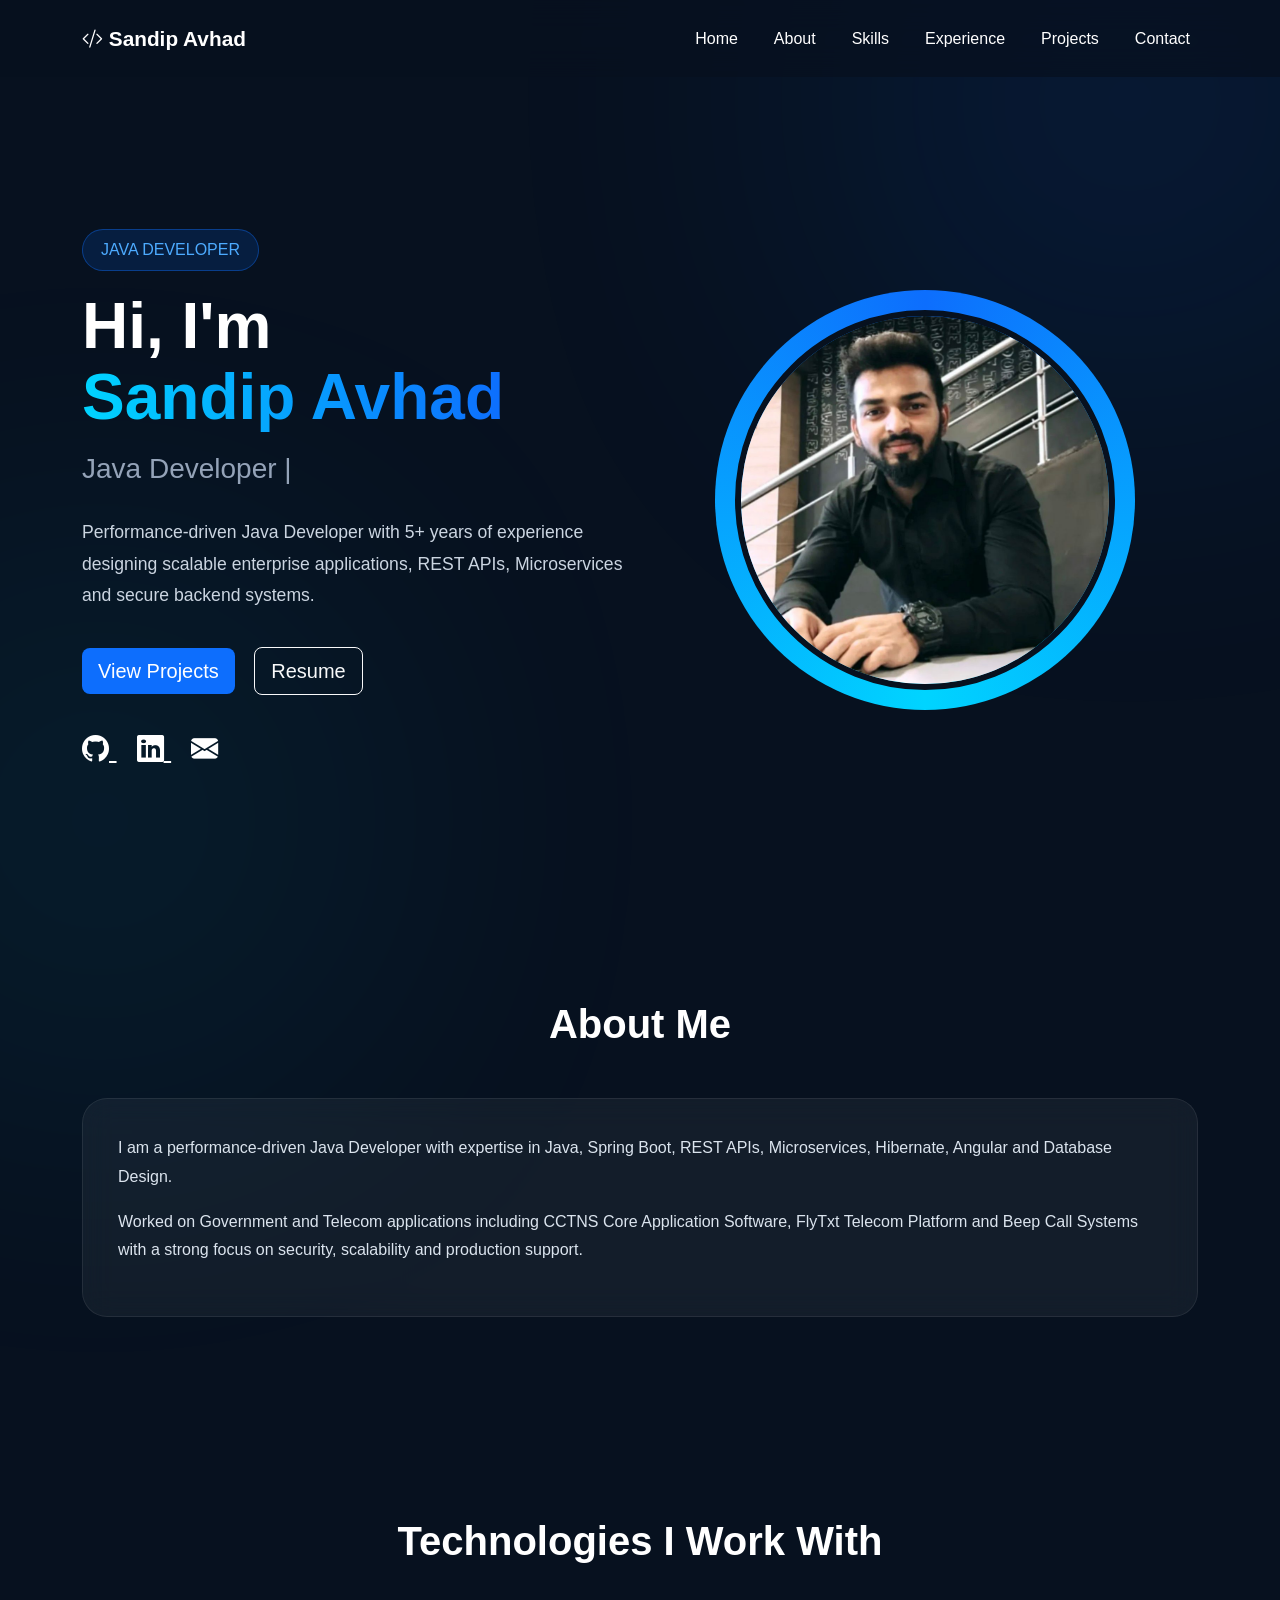
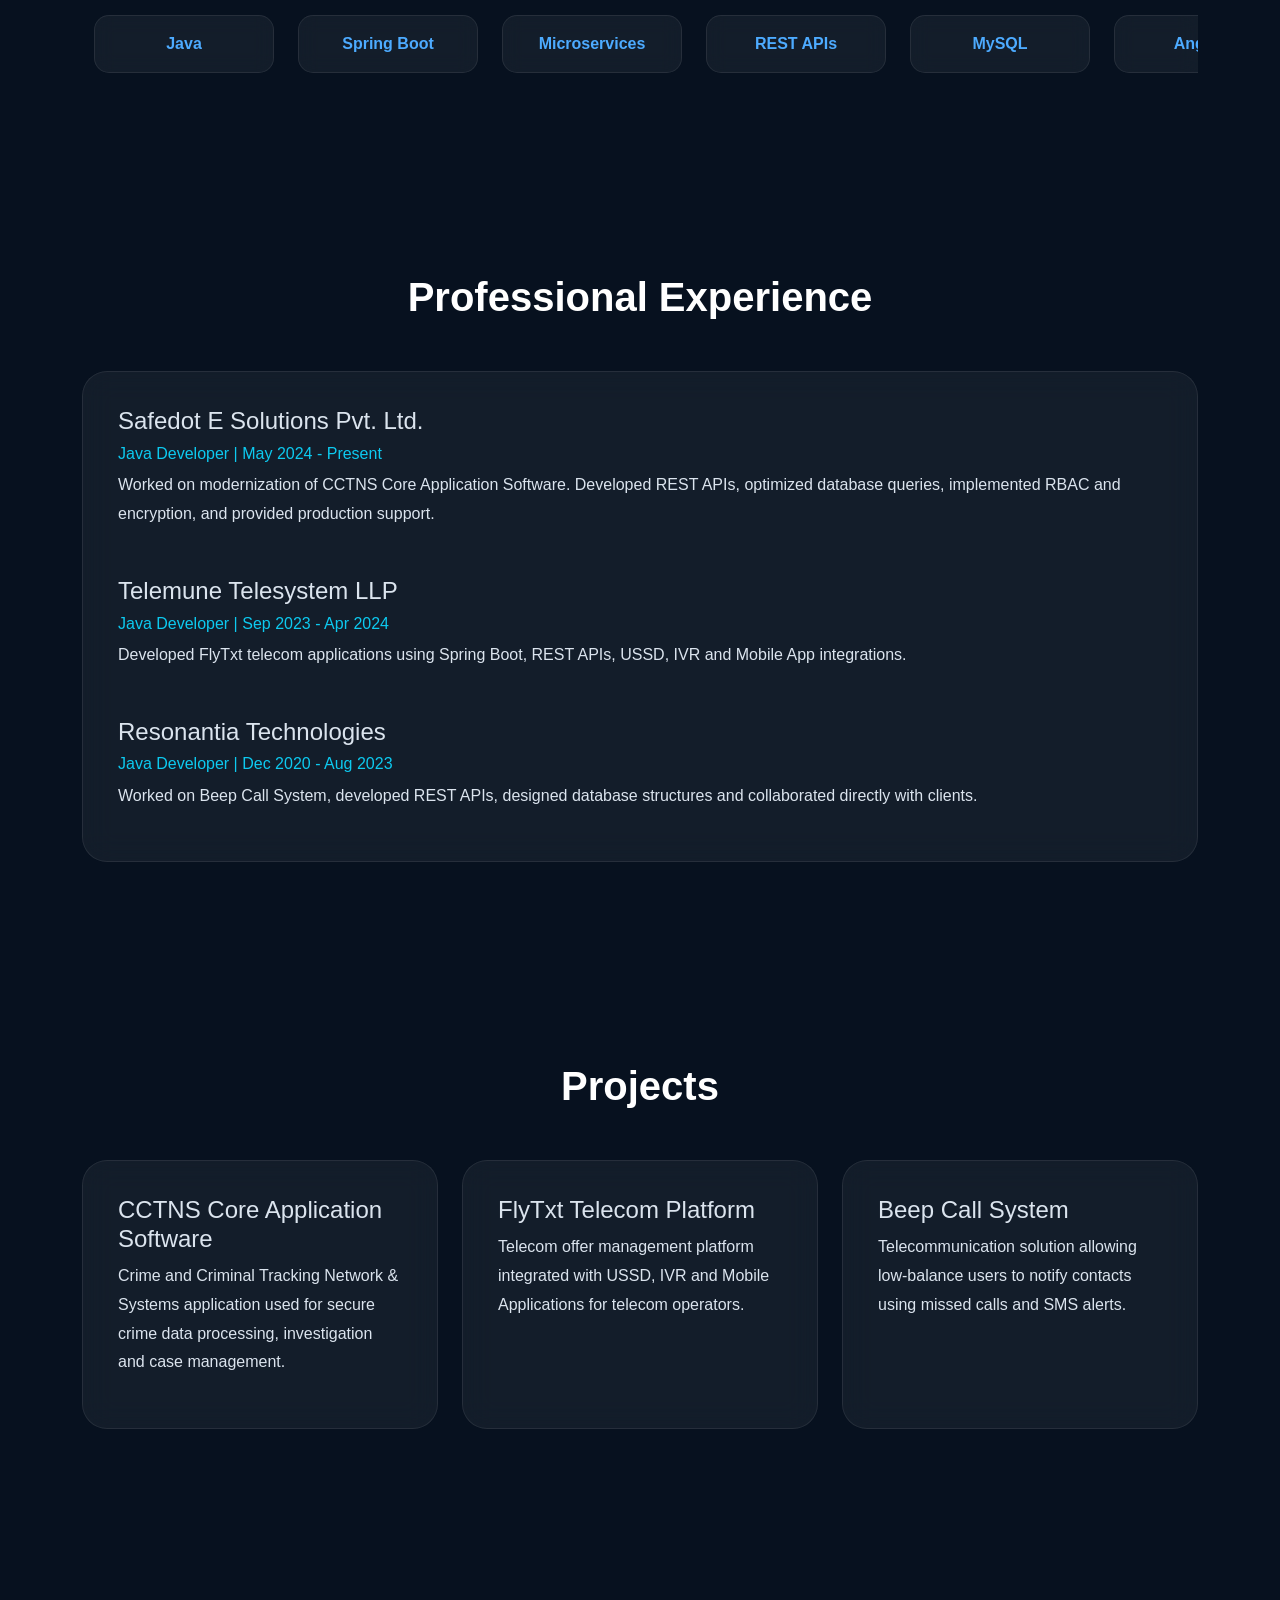
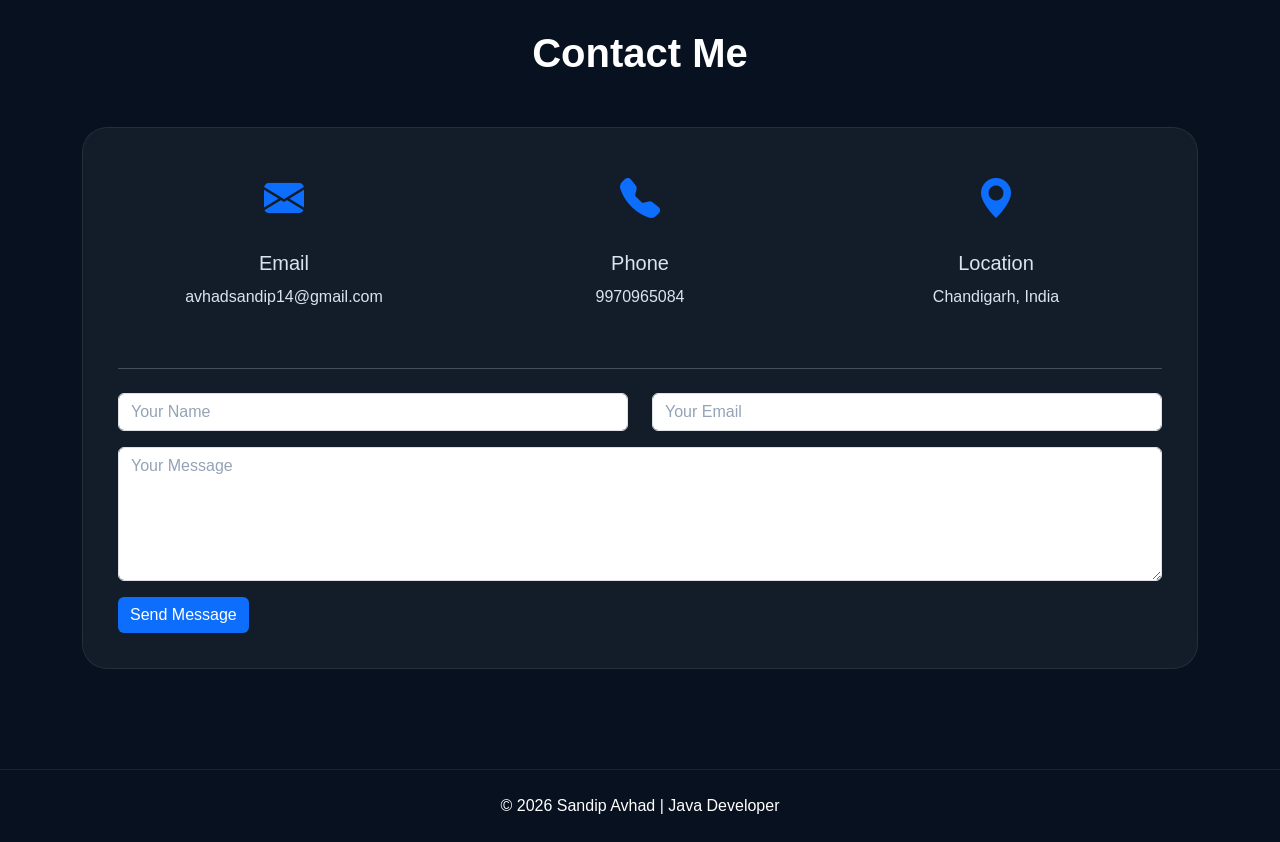
<file: index.html>
<!DOCTYPE html>

<html lang="en">
<head>
    <meta charset="UTF-8">
    <meta name="viewport" content="width=device-width, initial-scale=1.0">
    <title>Sandip Avhad | Java Developer</title>


<link href="https://cdn.jsdelivr.net/npm/bootstrap@5.3.3/dist/css/bootstrap.min.css" rel="stylesheet">
<link rel="stylesheet" href="https://cdn.jsdelivr.net/npm/bootstrap-icons@1.11.3/font/bootstrap-icons.min.css">
<link rel="stylesheet" href="./css/style.css">
<script src="./js/main.js"></script>


</head>

<body>

<!-- NAVBAR -->

<nav class="navbar navbar-expand-lg navbar-dark fixed-top">
    <div class="container">

    <a class="navbar-brand fw-bold" href="#home">
        <i class="bi bi-code-slash"></i> Sandip Avhad
    </a>

    <button class="navbar-toggler" type="button"
        data-bs-toggle="collapse"
        data-bs-target="#menu">

        <span class="navbar-toggler-icon"></span>
    </button>

    <div class="collapse navbar-collapse" id="menu">

        <ul class="navbar-nav ms-auto">

            <li class="nav-item">
                <a href="#home" class="nav-link">Home</a>
            </li>

            <li class="nav-item">
                <a href="#about" class="nav-link">About</a>
            </li>

            <li class="nav-item">
                <a href="#skills" class="nav-link">Skills</a>
            </li>

            <li class="nav-item">
                <a href="#experience" class="nav-link">Experience</a>
            </li>

            <li class="nav-item">
                <a href="#projects" class="nav-link">Projects</a>
            </li>

            <li class="nav-item">
                <a href="#contact" class="nav-link">Contact</a>
            </li>

        </ul>

    </div>

</div>


</nav>

<!-- HERO SECTION -->

<section class="hero" id="home">

<div class="container">

    <div class="row align-items-center">

        <div class="col-lg-6">

            <span class="hero-tag">
                JAVA DEVELOPER
            </span>

            <h1 class="hero-title">
                Hi, I'm <br>
                <span>Sandip Avhad</span>
            </h1>

            <h3 class="hero-subtitle">
                Java Developer
            </h3>

            <p class="hero-description">
                Performance-driven Java Developer with 5+ years of
                experience designing scalable enterprise applications,
                REST APIs, Microservices and secure backend systems.
            </p>

            <div class="hero-buttons">

                <a href="#projects" class="btn btn-primary btn-lg">
                    View Projects
                </a>

                <a href="resume.pdf"
                    target="_blank"
                    class="btn btn-outline-light btn-lg">
                    Resume
                </a>

            </div>

            <div class="social-links">

                <a href="#" target="_blank">
                    <i class="bi bi-github"></i>
                </a>

                <a href="https://shorturl.at/wprQb"
                    target="_blank">
                    <i class="bi bi-linkedin"></i>
                </a>

                <a href="mailto:avhadsandip14@gmail.com">
                    <i class="bi bi-envelope-fill"></i>
                </a>

            </div>

        </div>

        <!-- PROFILE IMAGE -->

        <div class="col-lg-6 text-center">

            <div class="profile-wrapper">

                <div class="glow-ring"></div>

                <img src="profile.jpg"
                    alt="Sandip Avhad"
                    class="profile-image">

            </div>

        </div>

    </div>

</div>


</section>

<!-- ABOUT SECTION -->

<section id="about" class="section">

<div class="container">

    <h2 class="section-title">
        About Me
    </h2>

    <div class="glass-card">

        <p>
            I am a performance-driven Java Developer with expertise
            in Java, Spring Boot, REST APIs, Microservices,
            Hibernate, Angular and Database Design.
        </p>

        <p>
            Worked on Government and Telecom applications including
            CCTNS Core Application Software, FlyTxt Telecom Platform
            and Beep Call Systems with a strong focus on security,
            scalability and production support.
        </p>

    </div>

</div>


</section>

<!-- SKILLS SECTION -->

<section class="tech-slider section">

    <div class="container">

        <h2 class="section-title">
            Technologies I Work With
        </h2>

        <div class="slider">

            <div class="slide-track">

                <div class="tech-card">Java</div>
                <div class="tech-card">Spring Boot</div>
                <div class="tech-card">Microservices</div>
                <div class="tech-card">REST APIs</div>
                <div class="tech-card">MySQL</div>
                <div class="tech-card">Angular</div>
                <div class="tech-card">Git</div>
                <div class="tech-card">Docker</div>

                <!-- Duplicate Cards -->

                <div class="tech-card">Java</div>
                <div class="tech-card">Spring Boot</div>
                <div class="tech-card">Microservices</div>
                <div class="tech-card">REST APIs</div>
                <div class="tech-card">MySQL</div>
                <div class="tech-card">Angular</div>
                <div class="tech-card">Git</div>
                <div class="tech-card">Docker</div>

            </div>

        </div>

    </div>

</section>
<!-- EXPERIENCE SECTION -->

<section id="experience" class="section">


<div class="container">

    <h2 class="section-title">
        Professional Experience
    </h2>

    <div class="glass-card">

        <div class="timeline-item mb-5">

            <h4>Safedot E Solutions Pvt. Ltd.</h4>

            <h6 class="text-info">
                Java Developer | May 2024 - Present
            </h6>

            <p>
                Worked on modernization of CCTNS Core Application
                Software. Developed REST APIs, optimized database
                queries, implemented RBAC and encryption, and
                provided production support.
            </p>

        </div>

        <div class="timeline-item mb-5">

            <h4>Telemune Telesystem LLP</h4>

            <h6 class="text-info">
                Java Developer | Sep 2023 - Apr 2024
            </h6>

            <p>
                Developed FlyTxt telecom applications using Spring
                Boot, REST APIs, USSD, IVR and Mobile App
                integrations.
            </p>

        </div>

        <div class="timeline-item">

            <h4>Resonantia Technologies</h4>

            <h6 class="text-info">
                Java Developer | Dec 2020 - Aug 2023
            </h6>

            <p>
                Worked on Beep Call System, developed REST APIs,
                designed database structures and collaborated
                directly with clients.
            </p>

        </div>

    </div>

</div>


</section>

<!-- PROJECTS SECTION -->

<section id="projects" class="section">

<div class="container">

    <h2 class="section-title">
        Projects
    </h2>

    <div class="row g-4">

        <div class="col-lg-4">

            <div class="glass-card h-100">

                <h4>CCTNS Core Application Software</h4>

                <p>
                    Crime and Criminal Tracking Network & Systems
                    application used for secure crime data
                    processing, investigation and case management.
                </p>

            </div>

        </div>

        <div class="col-lg-4">

            <div class="glass-card h-100">

                <h4>FlyTxt Telecom Platform</h4>

                <p>
                    Telecom offer management platform integrated
                    with USSD, IVR and Mobile Applications for
                    telecom operators.
                </p>

            </div>

        </div>

        <div class="col-lg-4">

            <div class="glass-card h-100">

                <h4>Beep Call System</h4>

                <p>
                    Telecommunication solution allowing low-balance
                    users to notify contacts using missed calls and
                    SMS alerts.
                </p>

            </div>

        </div>

    </div>

</div>


</section>

<!-- CONTACT SECTION -->

<section id="contact" class="section">


<div class="container">

    <h2 class="section-title">
        Contact Me
    </h2>

    <div class="glass-card">

        <div class="row text-center">

            <div class="col-md-4 mb-4">

                <i class="bi bi-envelope-fill fs-1 text-primary"></i>

                <h5 class="mt-3">
                    Email
                </h5>

                <p>
                    avhadsandip14@gmail.com
                </p>

            </div>

            <div class="col-md-4 mb-4">

                <i class="bi bi-telephone-fill fs-1 text-primary"></i>

                <h5 class="mt-3">
                    Phone
                </h5>

                <p>
                    9970965084
                </p>

            </div>

            <div class="col-md-4 mb-4">

                <i class="bi bi-geo-alt-fill fs-1 text-primary"></i>

                <h5 class="mt-3">
                    Location
                </h5>

                <p>
                    Chandigarh, India
                </p>

            </div>

        </div>

        <hr>

        <form id="contactForm" class="mt-4">

<div class="row">

    <div class="col-md-6 mb-3">
        <input type="text"
            id="name"
            class="form-control"
            placeholder="Your Name"
            required>
    </div>

    <div class="col-md-6 mb-3">
        <input type="email"
            id="email"
            class="form-control"
            placeholder="Your Email"
            required>
    </div>

</div>

<div class="mb-3">

    <textarea
        id="message"
        class="form-control"
        rows="5"
        placeholder="Your Message"
        required></textarea>

</div>

<button type="submit" class="btn btn-primary">
    Send Message
</button>

<div id="successMsg"
    class="alert alert-success mt-3 d-none">
    Message Sent Successfully!
</div>


</form>


    </div>

</div>


</section>

<!-- FOOTER -->

<footer class="py-4 text-center">


<div class="container">

    <p class="mb-0">
        © 2026 Sandip Avhad | Java Developer
    </p>

</div

</footer>


<script src="https://cdn.jsdelivr.net/npm/bootstrap@5.3.3/dist/js/bootstrap.bundle.min.js"></script>

</body>
</html>
</file>
<file: css/style.css>
/* =========================
GLOBAL
========================= */

*{
margin:0;
padding:0;
box-sizing:border-box;
scroll-behavior:smooth;
}

body{
font-family:'Segoe UI',sans-serif;
background:#07111f;
color:#fff;
overflow-x:hidden;
position:relative;
}

body::before{
content:'';
position:fixed;
width:500px;
height:500px;
border-radius:50%;
background:#0d6efd;
filter:blur(180px);
top:-150px;
right:-100px;
opacity:.18;
z-index:-2;
}

body::after{
content:'';
position:fixed;
width:400px;
height:400px;
border-radius:50%;
background:#00d4ff;
filter:blur(180px);
bottom:-120px;
left:-100px;
opacity:.15;
z-index:-2;
}

.navbar{
background:rgba(7,17,31,.75);
backdrop-filter:blur(15px);
padding:18px 0;
transition:.3s;
}

.navbar-brand{
font-size:1.3rem;
}

.nav-link{
color:#fff !important;
margin-left:20px;
transition:.3s;
}

.nav-link:hover,
.nav-link.active{
color:#00d4ff !important;
}

.hero{
min-height:100vh;
display:flex;
align-items:center;
padding-top:100px;
}

.hero-tag{
display:inline-block;
padding:8px 18px;
background:rgba(13,110,253,.15);
border:1px solid rgba(13,110,253,.4);
border-radius:50px;
color:#4dabff;
margin-bottom:20px;
}

.hero-title{
font-size:4rem;
font-weight:800;
line-height:1.1;
}

.hero-title span{
background:linear-gradient(90deg,#00d4ff,#0d6efd);
-webkit-background-clip:text;
-webkit-text-fill-color:transparent;
}

.tech-slider{
    overflow:hidden;
}

.slider{
    width:100%;
    overflow:hidden;
    position:relative;
}

.slide-track{
    display:flex;
    width:max-content;
    animation:scrollTech 25s linear infinite;
}

.slider:hover .slide-track{
    animation-play-state:paused;
}

.tech-card{
    min-width:180px;
    margin:0 12px;

    padding:16px 25px;

    border-radius:15px;

    background:rgba(255,255,255,.05);
    border:1px solid rgba(255,255,255,.08);

    backdrop-filter:blur(10px);

    text-align:center;

    color:#4dabff;
    font-weight:600;

    transition:.3s;
}

.tech-card:hover{
    transform:translateY(-5px);
    border-color:#00d4ff;
}

@keyframes scrollTech{

    from{
        transform:translateX(0);
    }

    to{
        transform:translateX(-50%);
    }
}

.hero-subtitle{
margin-top:20px;
color:#94a3b8;
min-height:40px;
}

.hero-subtitle::after{
content:"|";
animation:blink .8s infinite;
}

@keyframes blink{
50%{
opacity:0;
}
}

.hero-description{
margin-top:25px;
font-size:1.1rem;
color:#cbd5e1;
line-height:1.8;
max-width:550px;
}

.hero-buttons{
margin-top:35px;
}

.hero-buttons .btn{
margin-right:15px;
}

.social-links{
margin-top:35px;
}

.social-links a{
color:white;
font-size:1.7rem;
margin-right:20px;
transition:.3s;
}

.social-links a:hover{
color:#00d4ff;
transform:translateY(-4px);
}

.profile-wrapper{
position:relative;
width:420px;
height:420px;
margin:auto;
}

.glow-ring{
position:absolute;
width:100%;
height:100%;
border-radius:50%;
background:conic-gradient(#0d6efd,#00d4ff,#0d6efd);
animation:spin 10s linear infinite;
}

.profile-image{
position:absolute;
top:20px;
left:20px;
width:380px;
height:380px;
object-fit:cover;
border-radius:50%;
border:6px solid #07111f;
z-index:2;
}

@keyframes spin{
from{transform:rotate(0deg);}
to{transform:rotate(360deg);}
}

.section{
padding:100px 0;
}

.section-title{
text-align:center;
font-size:2.5rem;
margin-bottom:50px;
font-weight:700;
}

.glass-card{
background:rgba(255,255,255,.05);
border:1px solid rgba(255,255,255,.08);
backdrop-filter:blur(15px);
border-radius:25px;
padding:35px;
color:#dbe4ee;
line-height:1.8;
}

.skill-badge{
display:inline-block;
padding:10px 18px;
margin:6px;
border-radius:30px;
background:rgba(13,110,253,.15);
border:1px solid rgba(13,110,253,.4);
color:#4dabff;
}

.btn-primary{
background:#0d6efd;
border:none;
}

.btn-primary:hover

.form-control{
background:rgba(255,255,255,.05);
border:1px solid rgba(255,255,255,.1);
color:#fff;
}

.form-control:focus{
background:rgba(255,255,255,.08);
color:#fff;
border-color:#0d6efd;
box-shadow:none;
}

.form-control::placeholder{
color:#94a3b8;
}

footer{
border-top:1px solid rgba(255,255,255,.08);
}

@media(max-width:991px){

.hero{
    text-align:center;
}

.hero-title{
    font-size:3rem;
}

.hero-description{
    margin:auto;
    margin-top:20px;
}

.profile-wrapper{
    width:300px;
    height:300px;
    margin-top:50px;
}

.profile-image{
    width:260px;
    height:260px;
    top:20px;
    left:20px;
}


}
</file>
